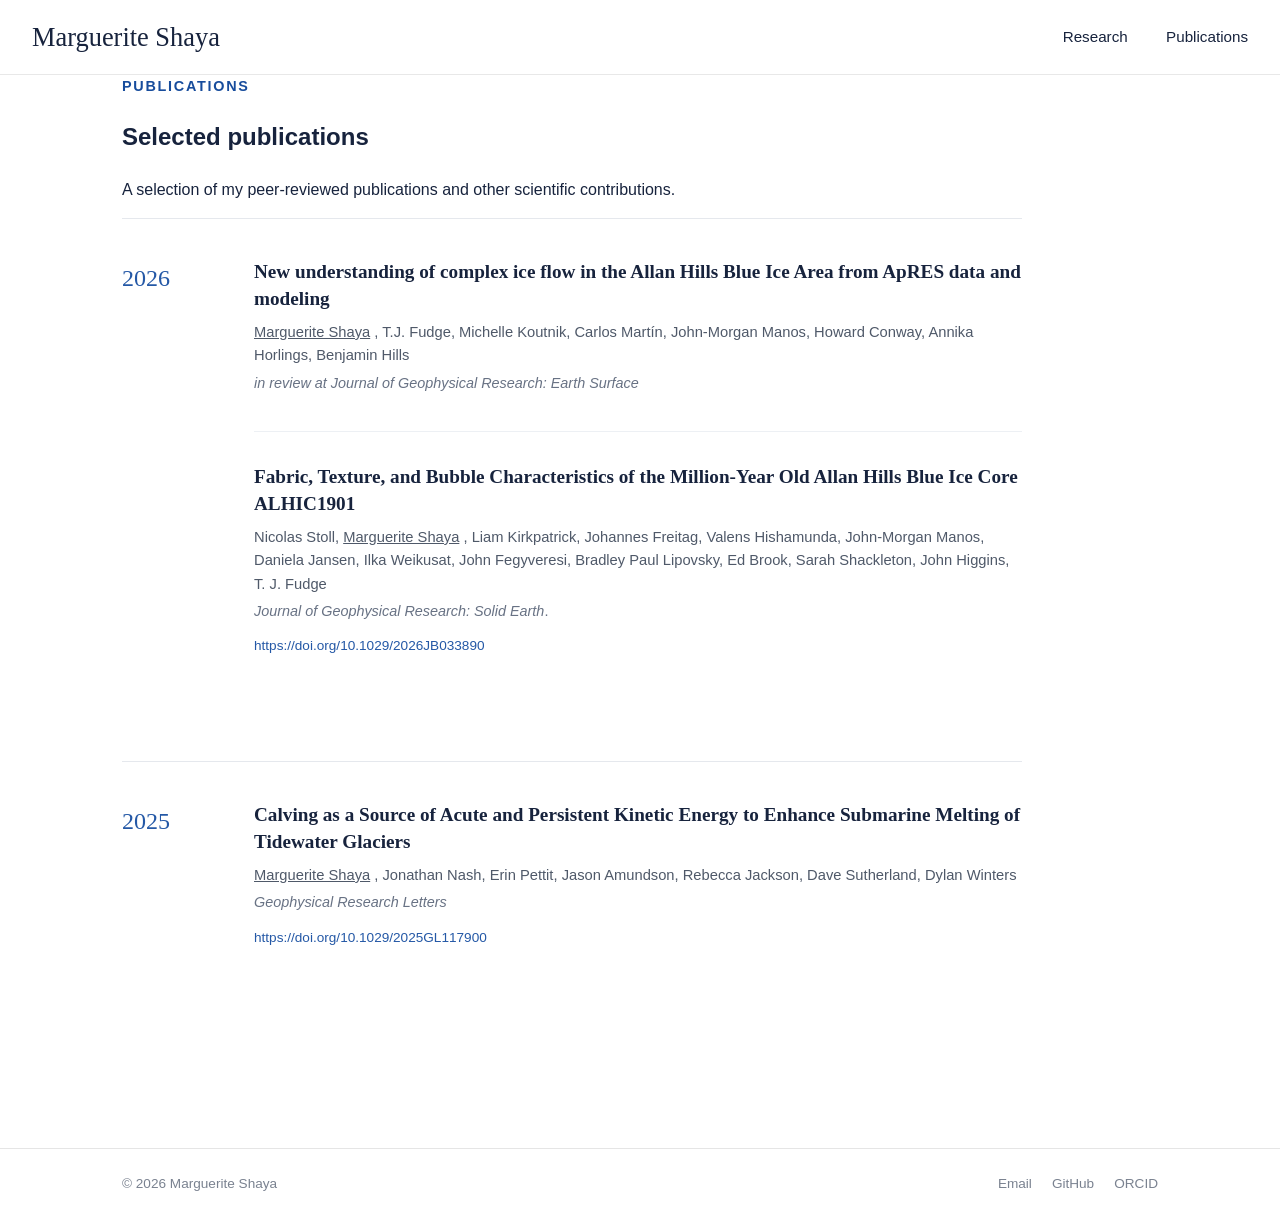
<file: publications.html>
<!DOCTYPE html>
<html lang="en">

<head>
    <meta charset="UTF-8">
    <meta name="viewport" content="width=device-width, initial-scale=1.0">

    <title>Publications | Margot Shaya</title>

    <meta name="description"
          content="Publications by Margot Shaya.">

    <link rel="stylesheet" href="css/style.css">
</head>


<body>

    <!-- Navigation -->

    <header class="navbar">

        <div class="nav-container">

            <a href="index.html" class="site-name">
                Marguerite Shaya
            </a>

            <nav class="nav-links">
                <a href="research.html">Research</a>
                <a href="publications.html">Publications</a>
            </nav>

        </div>

    </header>


    <!-- Main content -->

    <main>

        <section class="page-header">

            <p class="eyebrow">
                Publications
            </p>

            <h1>
                Selected publications
            </h1>

            <p>
                A selection of my peer-reviewed publications and
                other scientific contributions.
            </p>

        </section>


        <section class="publications">


            <!-- 2026 -->

            <div class="publication-year">

                <h2>
                    2026
                </h2>

                <div class="publication-list">

                    <article class="publication">

                        <h3>
                            New understanding of complex ice flow in the Allan Hills Blue Ice Area from ApRES data and modeling
                        </h3>

                        <p class="authors">
                            <span style="text-decoration: underline;">Marguerite Shaya</span>
                            , T.J. Fudge, Michelle Koutnik, Carlos Martín, John-Morgan Manos, Howard Conway, Annika Horlings, Benjamin Hills
                        </p>

                        <p class="journal">
                            <em>in review at Journal of Geophysical Research: Earth Surface</em>
                        </p>

                    </article>


                    <article class="publication">

                        <h3>
                            Fabric, Texture, and Bubble Characteristics of the Million-Year Old Allan Hills Blue Ice Core ALHIC1901
                        </h3>

                        <p class="authors">
                            Nicolas Stoll, 
                            <span style="text-decoration: underline;">Marguerite Shaya</span>
                            , Liam Kirkpatrick, Johannes Freitag, Valens Hishamunda, John-Morgan Manos, Daniela Jansen, Ilka Weikusat, John Fegyveresi, Bradley Paul Lipovsky, Ed Brook, Sarah Shackleton, John Higgins, T. J. Fudge
                        </p>

                        <p class="journal">
                            <em>Journal of Geophysical Research: Solid Earth</em>.
                        </p>

                        <div class="publication-links">

                            <a href="https://doi.org/10.1029/2026JB033890">
                                https://doi.org/10.1029/2026JB033890
                            </a>

                        </div>

                    </article>

                </div>

            </div>


            <!-- 2025 -->

            <div class="publication-year">

                <h2>
                    2025
                </h2>

                <div class="publication-list">

                    <article class="publication">

                        <h3>
                            Calving as a Source of Acute and Persistent Kinetic Energy to Enhance Submarine Melting of Tidewater Glaciers
                        </h3>

                        <p class="authors">
                            <span style="text-decoration: underline;">Marguerite Shaya</span>
                            , Jonathan Nash, Erin Pettit, Jason Amundson, Rebecca Jackson, Dave Sutherland, Dylan Winters
                        </p>

                        <p class="journal">
                            <em>Geophysical Research Letters</em>
                        </p>

                        <div class="publication-links">

                            <a href="https://doi.org/10.1029/2025GL117900">
                                https://doi.org/10.1029/2025GL117900
                            </a>

                        </div>

                    </article>

                </div>

            </div>

        </section>

    </main>


    <!-- Footer -->

    <footer>

        <div class="footer-container">

            <p>
                &copy; 2026 Marguerite Shaya
            </p>

            <div>
                <a href="mailto:mshaya@uw.edu">
                    Email
                </a>

                <a href="https://github.com/margotshaya">
                    GitHub
                </a>

                <a href="https://orcid.org/0009-0008-9935-0874">
                    ORCID
                </a>
            </div>

        </div>

    </footer>

</body>

</html>
</file>
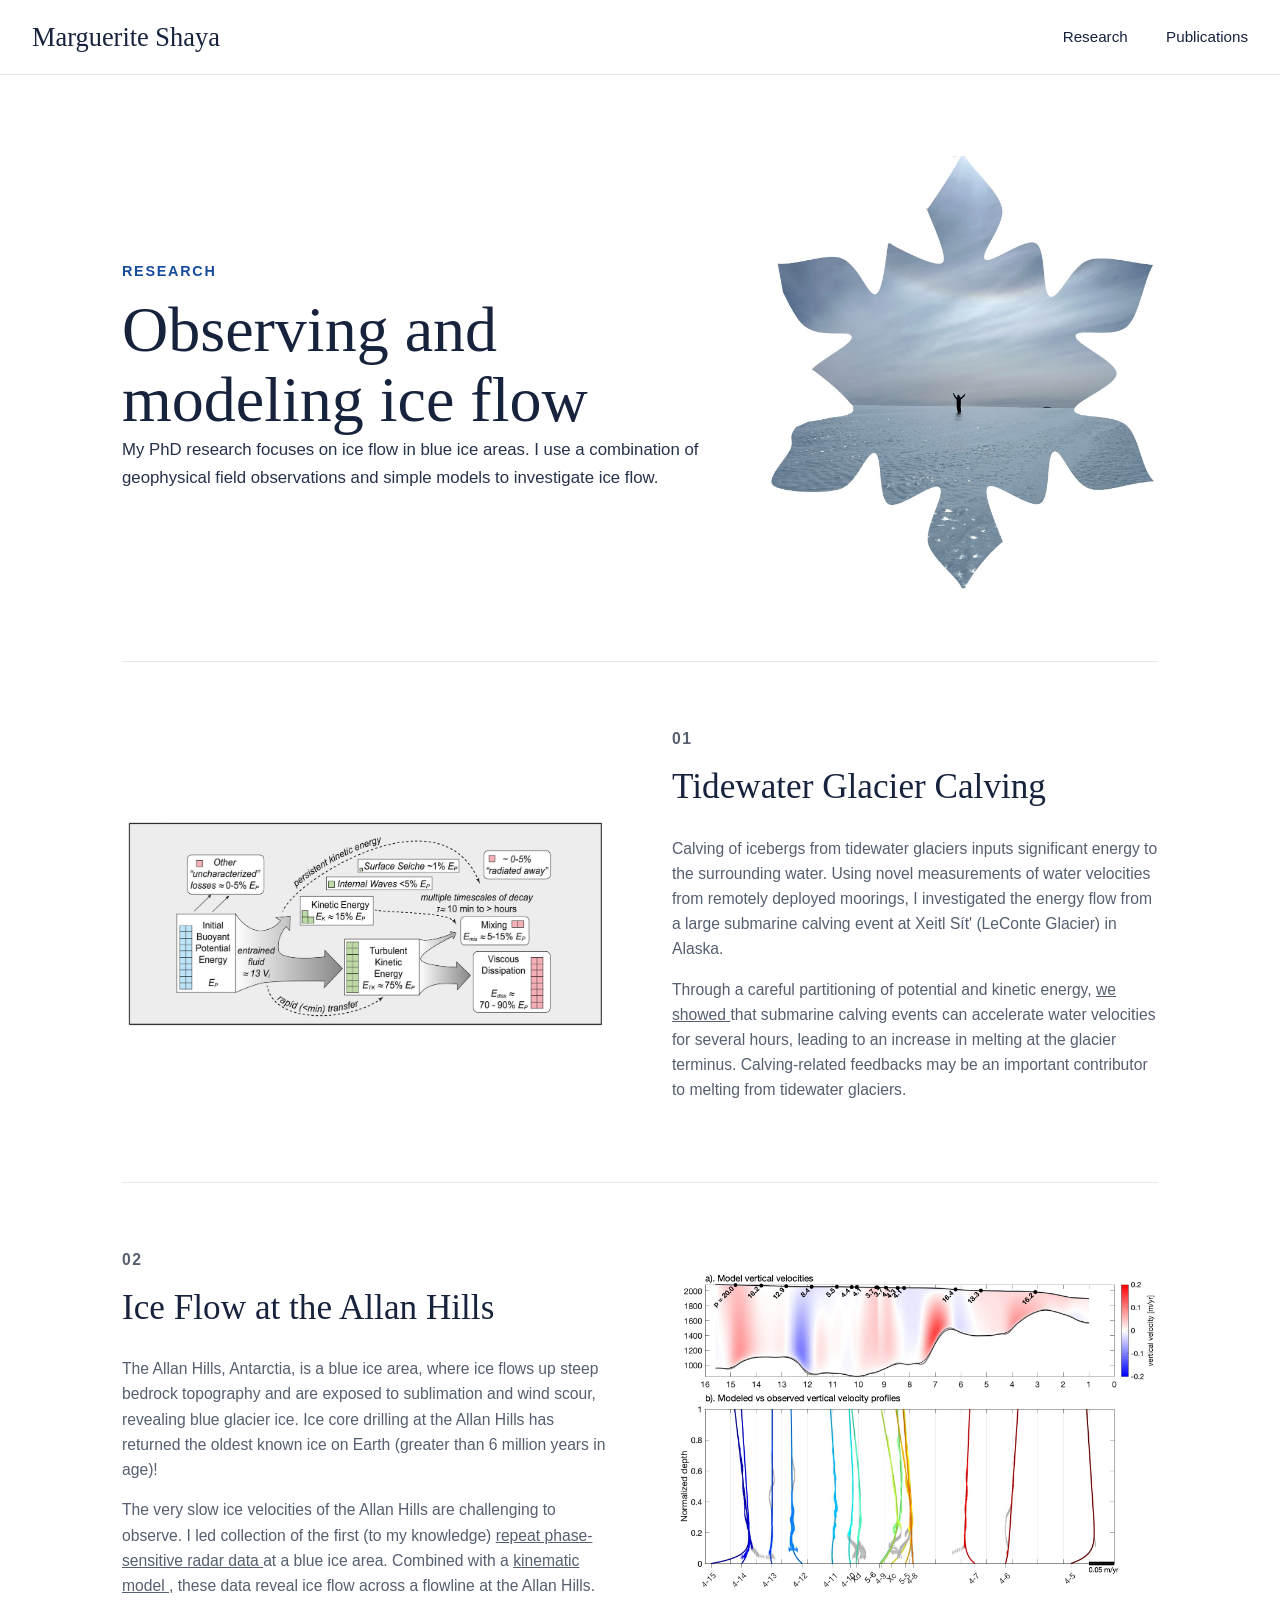
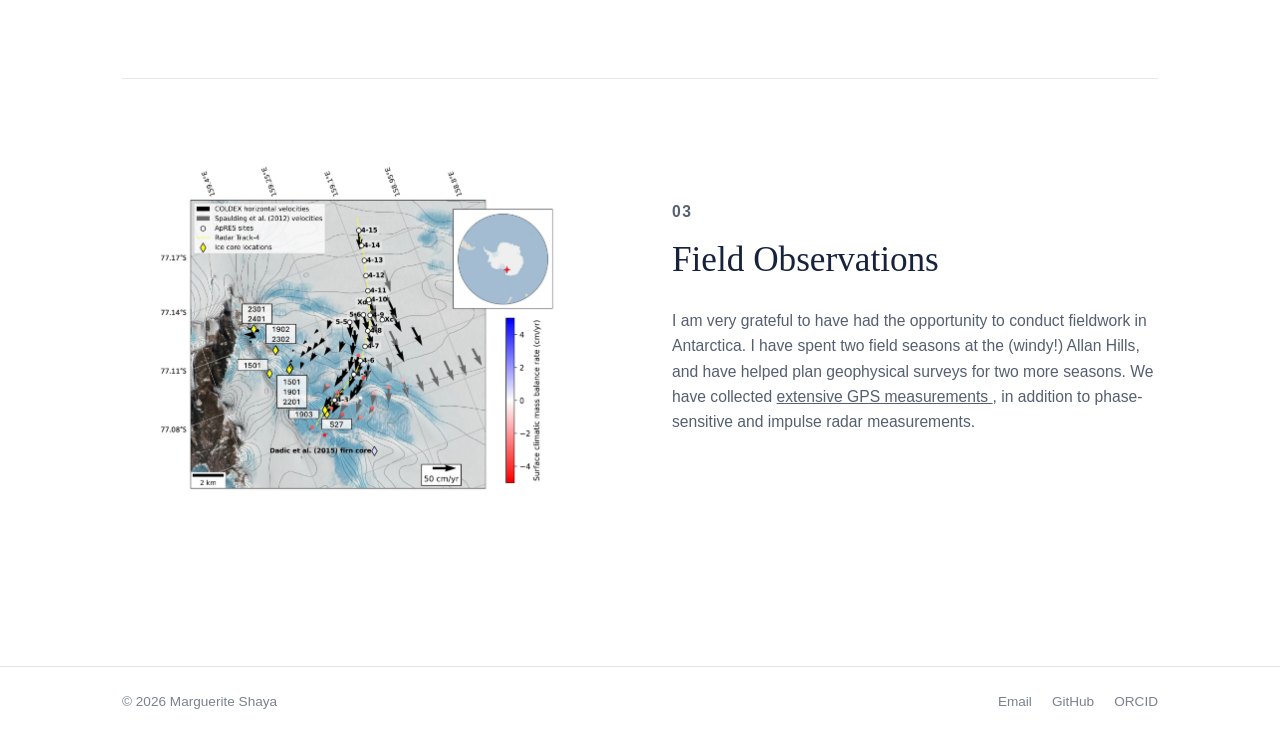
<file: research.html>
<!DOCTYPE html>
<html lang="en">

<head>
    <meta charset="UTF-8">
    <meta name="viewport" content="width=device-width, initial-scale=1.0">

    <title>Research | Margot Shaya</title>

    <meta name="description"
          content="Margot's research projects.">

    <link rel="stylesheet" href="css/style.css">
</head>


<body>

    <!-- Navigation -->

    <header class="navbar">

        <div class="nav-container">

            <a href="index.html" class="site-name">
                Marguerite Shaya
            </a>

            <nav class="nav-links">
                <a href="research.html">Research</a>
                <a href="publications.html">Publications</a>
            </nav>

        </div>

    </header>


    <!-- Page header -->

    <main>

<section class="research-header">

    <div class="research-header-text">

        <p class="eyebrow">
            Research
        </p>

        <h1>
            Observing and modeling ice flow
        </h1>

        <p>
            My PhD research focuses on ice flow in blue ice areas. 
            I use a combination of geophysical field observations and simple models 
            to investigate ice flow. 
        </p>

    </div>

    <div class="research-header-image">

        <img
            src="images/snowflake_halo.jpg"
            alt="Distant silhouette of a person raising their arms to the sky, with a faint halo of light around the sun above."
        >

    </div>

</section>

    </div>

        </section>


        <!-- Research projects -->

        <section class="research-projects">


            <!-- =====================================
                 PROJECT 1
            ====================================== -->

            <article class="research-project" id="tidewater-glaciers">


                <div class="research-project-image">

                    <img
                        src="images/energy_flow.jpg"
                        alt="Diagram of energy flow from a large submarine calving event"
                    >

                </div>

                <div class="research-project-content">

                    <p class="project-number">
                        01
                    </p>

                    <h2>
                        Tidewater Glacier Calving
                    </h2>

                    <p>
                        Calving of icebergs from tidewater glaciers inputs significant energy to the surrounding water. 
                        Using novel measurements of water velocities from remotely deployed moorings, I investigated
                        the energy flow from a large submarine calving event at Xeitl Sít' (LeConte Glacier) in Alaska.
                    </p>

                    <p>
                        Through a careful partitioning of potential and kinetic energy, 
                        <a href="https://doi.org/10.1029/2025GL117900">
                            we showed
                        </a>
                        that submarine calving events
                        can accelerate water velocities for several hours, leading to an increase in melting at the glacier terminus.
                        Calving-related feedbacks may be an important contributor to melting from tidewater glaciers.
                    </p>

                </div>

            </article>


            <!-- =====================================
                 PROJECT 2
            ====================================== -->

            <article class="research-project reverse"
                     id="blue-ice-flow">

                <div class="research-project-image">

                    <img
                        src="images/flowband_model.jpg"
                        alt="Vertical velocities from the kinematic model and the phase-sensitive radar data"
                    >

                </div>

                <div class="research-project-content">

                    <p class="project-number">
                        02
                    </p>

                    <h2>
                        Ice Flow at the Allan Hills
                    </h2>

                    <p>
                        The Allan Hills, Antarctia, is a blue ice area, where ice flows up steep bedrock topography
                        and are exposed to sublimation and wind scour, revealing blue glacier ice. 
                        Ice core drilling at the Allan Hills has returned the oldest known ice on Earth 
                        (greater than 6 million years in age)!
                    </p>

                    <p>
                        The very slow ice velocities of the Allan Hills are challenging to observe. 
                        I led collection of the first (to my knowledge)
                        <a href="https://doi.org/10.15784/602075">
                            repeat phase-sensitive radar data
                        </a>
                        at a blue ice area. Combined with a 
                        <a href="https://github.com/margotshaya/KinematicModel/tree/main">
                            kinematic model
                        </a>
                        , these data reveal ice flow across a flowline at the Allan Hills.
                    </p>

                </div>

            </article>


            <!-- =====================================
                 PROJECT 3
            ====================================== -->

            <article class="research-project"
                     id="fieldwork">

                <div class="research-project-image">

                    <img
                        src="images/AH_map.jpg"
                        alt="Map of the Allan Hills region in Antarctica"
                    >

                </div>

                <div class="research-project-content">

                    <p class="project-number">
                        03
                    </p>

                    <h2>
                        Field Observations
                    </h2>

                    <p>
                        I am very grateful to have had the opportunity to conduct fieldwork in Antarctica. 
                        I have spent two field seasons at the (windy!) Allan Hills, and have helped plan 
                        geophysical surveys for two more seasons. We have collected
                        <a href="https://doi.org/10.15784/602026">
                            extensive GPS measurements
                        </a>
                        , in addition to phase-sensitive and impulse radar measurements.
                    </p>

                </div>

            </article>


        </section>

    </main>


    <!-- Footer -->

    <footer>

        <div class="footer-container">

            <p>
                &copy; 2026 Marguerite Shaya
            </p>

            <div>
                <a href="mailto:mshaya@uw.edu">
                    Email
                </a>

                <a href="https://github.com/margotshaya">
                    GitHub
                </a>

                <a href="https://orcid.org/0009-0008-9935-0874">
                    ORCID
                </a>
            </div>

        </div>

    </footer>

</body>

</html>
</file>
<file: css/style.css>
/* ==================================================
   GENERAL
================================================== */

* {
    box-sizing: border-box;
}

html {
    scroll-behavior: smooth;
}

body {
    margin: 0;

    font-family:
        -apple-system,
        BlinkMacSystemFont,
        "Segoe UI",
        Roboto,
        Helvetica,
        Arial,
        sans-serif;

    color: #17233d;
    background: #ffffff;

    line-height: 1.6;
}

img {
    max-width: 100%;
}

a {
    color: inherit;
}


/* ==================================================
   NAVIGATION
================================================== */

.navbar {
    background: white;
    border-bottom: 1px solid #e8e8e8;

    position: relative;
    z-index: 10;
}

.nav-container {
    max-width: 1280px;

    margin: 0 auto;
    padding: 1rem 2rem;

    display: flex;
    align-items: center;
    justify-content: space-between;
}

.site-name {
    font-family: Georgia, "Times New Roman", serif;

    font-size: 1.65rem;
    font-weight: 500;

    text-decoration: none;
}

.nav-links {
    display: flex;
    gap: 2.4rem;
}

.nav-links a {
    font-size: 0.95rem;

    text-decoration: none;

    transition: color 0.2s ease;
}

.nav-links a:hover {
    color: #2458a6;
}


/* ==================================================
   HERO
================================================== */

.hero {
    position: relative;

    min-height: 430px;

    overflow: hidden;
}

.hero-background {
    position: absolute;
    inset: 0;

    background-image:
        linear-gradient(
            90deg,
            rgba(255, 255, 255, 0.94) 0%,
            rgba(255, 255, 255, 0.78) 42%,
            rgba(255, 255, 255, 0.30) 100%
        ),
        url("../images/hero-background.jpg");

    background-size: cover;
    background-position: center;

    z-index: 0;
}

.hero-container {
    position: relative;
    z-index: 1;

    max-width: 1100px;

    margin: 0 auto;
    padding: 2rem;

    min-height: 430px;

    display: grid;
    grid-template-columns: 340px 1fr;

    align-items: center;

    gap: 5rem;
}


/* ==================================================
   CIRCULAR PORTRAIT
================================================== */

.portrait-container {
    width: 310px;
    height: 310px;

    margin: 0 auto;

    border-radius: 50%;

    border: 5px solid black;

    overflow: hidden;

    box-shadow:
        0 5px 25px rgba(0, 0, 0, 0.12);
}

.portrait {
    width: 100%;
    height: 100%;

    object-fit: cover;

    display: block;
}


/* ==================================================
   HERO TEXT
================================================== */

.hero-content {
    max-width: 620px;
}

.eyebrow {
    margin: 0 0 0.75rem;

    color: #174c9c;

    font-size: 0.9rem;
    font-weight: 600;

    letter-spacing: 0.12em;
    text-transform: uppercase;
}

.hero h1 {
    margin: 0;

    font-family: Georgia, "Times New Roman", serif;

    font-size: clamp(3rem, 5vw, 4.5rem);

    line-height: 1.05;

    font-weight: 500;
}

.accent-line {
    width: 38px;
    height: 2px;

    margin: 1.5rem 0;

    background: #2458a6;
}

.hero-description {
    max-width: 600px;

    margin: 0;

    font-size: 1.1rem;

    color: #26324b;
}


/* ==================================================
   SOCIAL LINKS
================================================== */

.social-links {
    display: flex;

    flex-wrap: wrap;

    gap: 1.5rem;

    margin-top: 1.75rem;
}

.social-links a {
    display: flex;

    align-items: center;

    gap: 0.45rem;

    text-decoration: none;

    font-size: 0.9rem;
}

.social-links a:hover {
    color: #2458a6;
}

.icon {
    font-size: 1.05rem;
}


/* ==================================================
   MAIN CONTENT
================================================== */

main {
    max-width: 1100px;

    margin: 0 auto;

    padding: 0 2rem;
}


/* ==================================================
   RESEARCH INTRODUCTION
================================================== */

.research-intro {
    display: grid;

    grid-template-columns: 1fr 1.45fr;

    gap: 3rem;

    align-items: center;

    padding: 4.5rem 0 3rem;
}

.research-image img {
    width: 100%;

    height: 260px;

    object-fit: cover;

    border-radius: 4px;

    display: block;
}

.research-text h2,
.projects h2 {
    margin: 0 0 1rem;

    font-family: Georgia, "Times New Roman", serif;

    font-size: 2rem;

    font-weight: 500;
}

.research-text p {
    margin: 0 0 1rem;

    color: #4b5568;

    font-size: 0.98rem;
}


/* ==================================================
   BUTTON
================================================== */

.outline-button {
    display: inline-flex;

    align-items: center;

    gap: 0.6rem;

    margin-top: 0.5rem;

    padding: 0.55rem 0.9rem;

    border: 1px solid #4773c5;

    border-radius: 3px;

    color: #2458a6;

    text-decoration: none;

    font-size: 0.9rem;

    transition:
        background 0.2s ease,
        color 0.2s ease;
}

.outline-button:hover {
    background: #2458a6;

    color: white;
}


/* ==================================================
   PROJECT SECTION
================================================== */

.projects {
    padding: 2rem 0 6rem;
}

.section-heading {
    display: flex;

    align-items: baseline;

    justify-content: space-between;

    margin-bottom: 1.5rem;
}

.section-heading a {
    color: #2458a6;

    font-size: 0.9rem;

    text-decoration: none;
}

.section-heading a:hover {
    text-decoration: underline;
}


/* ==================================================
   PROJECT CARDS
================================================== */

.project-grid {
    display: grid;

    grid-template-columns:
        repeat(3, minmax(0, 1fr));

    gap: 1.25rem;
}

.project-card {
    display: block;

    border: 1px solid #dce1e8;

    border-radius: 4px;

    overflow: hidden;

    background: white;

    text-decoration: none;

    transition:
        transform 0.2s ease,
        box-shadow 0.2s ease;
}

.project-card:hover {
    transform: translateY(-4px);

    box-shadow:
        0 8px 25px rgba(20, 40, 70, 0.10);
}

.project-card > img {
    width: 100%;

    height: 220px;

    object-fit: cover;

    display: block;
}

.project-content {
    padding: 0.9rem;
}

.project-content h3 {
    margin: 0 0 0.5rem;

    font-family: Georgia, "Times New Roman", serif;

    font-size: 1.05rem;

    font-weight: 600;

    color: #173d79;
}

.project-content p {
    margin: 0 0 0.75rem;

    color: #4b5568;

    font-size: 0.84rem;

    line-height: 1.5;
}

.learn-more {
    color: #2458a6;

    font-size: 0.82rem;
}


/* ==================================================
   FOOTER
================================================== */

footer {
    border-top: 1px solid #e5e5e5;
}

.footer-container {
    max-width: 1100px;

    margin: 0 auto;

    padding: 1.5rem 2rem;

    display: flex;

    justify-content: space-between;
    align-items: center;

    color: #7a8290;

    font-size: 0.85rem;
}

.footer-container p {
    margin: 0;
}

.footer-container div {
    display: flex;

    gap: 1.25rem;
}

.footer-container a {
    text-decoration: none;
}

.footer-container a:hover {
    color: #2458a6;
}


/* ==================================================
   TABLET
================================================== */

@media (max-width: 1000px) {

    .project-grid {
        grid-template-columns:
            repeat(2, minmax(0, 1fr));
    }

}


/* ==================================================
   MOBILE
================================================== */

@media (max-width: 750px) {

    .nav-container {
        padding: 1rem 1.25rem;
    }

    .nav-links {
        gap: 1rem;
    }

    .nav-links a:nth-child(3) {
        display: none;
    }

    .hero-container {
        grid-template-columns: 1fr;

        gap: 1.5rem;

        padding: 3rem 1.5rem;

        text-align: center;
    }

    .hero-background {
        background-position: center;
    }

    .portrait-container {
        width: 230px;
        height: 230px;
    }

    .accent-line {
        margin-left: auto;
        margin-right: auto;
    }

    .social-links {
        justify-content: center;
    }

    main {
        padding: 0 1.25rem;
    }

    .research-intro {
        grid-template-columns: 1fr;

        gap: 1.5rem;

        padding-top: 3rem;
    }

    .research-image img {
        height: 240px;
    }

    .section-heading {
        display: block;
    }

    .section-heading a {
        display: inline-block;

        margin-top: 0.25rem;
    }

    .project-grid {
        grid-template-columns: 1fr;
    }

    .project-card > img {
        height: 220px;
    }

    .footer-container {
        display: block;
    }

    .footer-container div {
        margin-top: 0.75rem;
    }

}

/* ==================================================
   RESEARCH PAGE
================================================== */

/* ==================================================
   HEADER
================================================== */

.research-header {
    display: grid;

    grid-template-columns: 1.2fr 0.8fr;

    gap: 4rem;

    align-items: center;

    min-height: 400px;

    padding: 5rem 0 4rem;
}

/* Text side */

.research-header-text {
    max-width: 600px;
}

.research-header-text h1 {
    margin: 0 ;

    font-family: Georgia, "Times New Roman", serif;

    font-size: clamp(2.5rem, 5vw, 4rem);

    line-height: 1.1;

    font-weight: 500;

    color: #17233d;
}

.research-header-text > p:last-child {
    max-width: 600px;

    margin: 0;

    color: #26324b;

    /* color: #5b6473; */

    font-size: 1.05rem;

    line-height: 1.7;
}


.research-header-image img{
  width: 100%;
  height: 100%;
  object-fit: cover; /* Keeps image proportions intact */
  
}

/* Circular image */
/*
.research-header-image {
    width: 400px;
    height: 400px;

    margin: 0 auto;

    border-radius: 50%;

    border: 3px solid black;

    overflow: hidden;

    box-shadow:
        0 5px 25px rgba(0, 0, 0, 0.12);
}

.research-header-image img{
    display: block;

    width: 100%;
    height: 100%;

    object-fit: cover;
}
*/

/* Mobile */

@media (max-width: 750px) {

    .research-header {
        grid-template-columns: 1fr;

        gap: 2rem;

        padding: 3rem 0;
    }

    .research-header-text {
        text-align: center;
    }

    .research-header-text .accent-line {
        margin-left: auto;
        margin-right: auto;
    }

    .research-header-image {
        width: 280px;
        height: 280px;
    }

    .research-header-image img {
        height: auto;
    }

}


/* Research projects */

.research-projects {
    padding-bottom: 6rem;
}

.research-project {
    display: grid;

    grid-template-columns: 1fr 1fr;

    gap: 4rem;

    align-items: center;

    padding: 4rem 0;

    border-top: 1px solid #e5e8ed;
}


/* Alternate image/text orientation */

.research-project.reverse
.research-project-image {
    order: 2;
}

.research-project.reverse
.research-project-content {
    order: 1;
}


.research-project-image img {
    display: block;

    width: 100%;

    height: auto;

    border-radius: 4px;
}


.research-project-content {
    max-width: 520px;
}

.project-number {
    margin: 0 0 0.5rem;

    color: #4773c5;

    font-size: 0.85rem;
    font-weight: 600;

    letter-spacing: 0.1em;
}


.research-project-content h2 {
    margin: 0 0 1.25rem;

    font-family: Georgia, "Times New Roman", serif;

    font-size: 2.2rem;

    font-weight: 500;
}


.research-project-content p {
    color: #555f70;

    font-size: 0.98rem;
}


/* Research tags */

.project-tags {
    display: flex;

    flex-wrap: wrap;

    gap: 0.5rem;

    margin-top: 1.5rem;
}

.project-tags span {
    padding: 0.3rem 0.65rem;

    border: 1px solid #d5dce7;

    border-radius: 20px;

    color: #536175;

    font-size: 0.78rem;
}


/* Mobile */

@media (max-width: 750px) {

    .page-header {
        padding: 3rem 0;
    }

    .research-project {
        grid-template-columns: 1fr;

        gap: 2rem;

        padding: 3rem 0;
    }

    .research-project.reverse
    .research-project-image {
        order: 1;
    }

    .research-project.reverse
    .research-project-content {
        order: 2;
    }

    .research-project-image img {
        height: auto;
    }

}

/* ==================================================
   PUBLICATIONS PAGE
================================================== */

.publications {
    max-width: 900px;

    padding-bottom: 6rem;
}

.publication-year {
    display: grid;

    grid-template-columns: 100px 1fr;

    gap: 2rem;

    padding: 2.5rem 0;

    border-top: 1px solid #e5e8ed;
}

.publication-year > h2 {
    margin: 0;

    font-family: Georgia, "Times New Roman", serif;

    font-size: 1.5rem;

    font-weight: 500;

    color: #2458a6;
}

.publication {
    padding-bottom: 2rem;

    margin-bottom: 2rem;

    border-bottom: 1px solid #edf0f4;
}

.publication:last-child {
    border-bottom: none;
}

.publication h3 {
    margin: 0 0 0.5rem;

    font-family: Georgia, "Times New Roman", serif;

    font-size: 1.2rem;

    font-weight: 600;

    line-height: 1.4;
}

.authors {
    margin: 0;

    color: #4f5969;

    font-size: 0.92rem;
}

.journal {
    margin: 0.25rem 0;

    color: #687284;

    font-size: 0.9rem;
}

.publication-links {
    display: flex;

    gap: 1rem;

    margin-top: 0.75rem;
}

.publication-links a {
    color: #2458a6;

    font-size: 0.85rem;

    text-decoration: none;
}

.publication-links a:hover {
    text-decoration: underline;
}


/* Mobile */

@media (max-width: 600px) {

    .publication-year {
        grid-template-columns: 1fr;

        gap: 0.5rem;
    }

}
</file>
